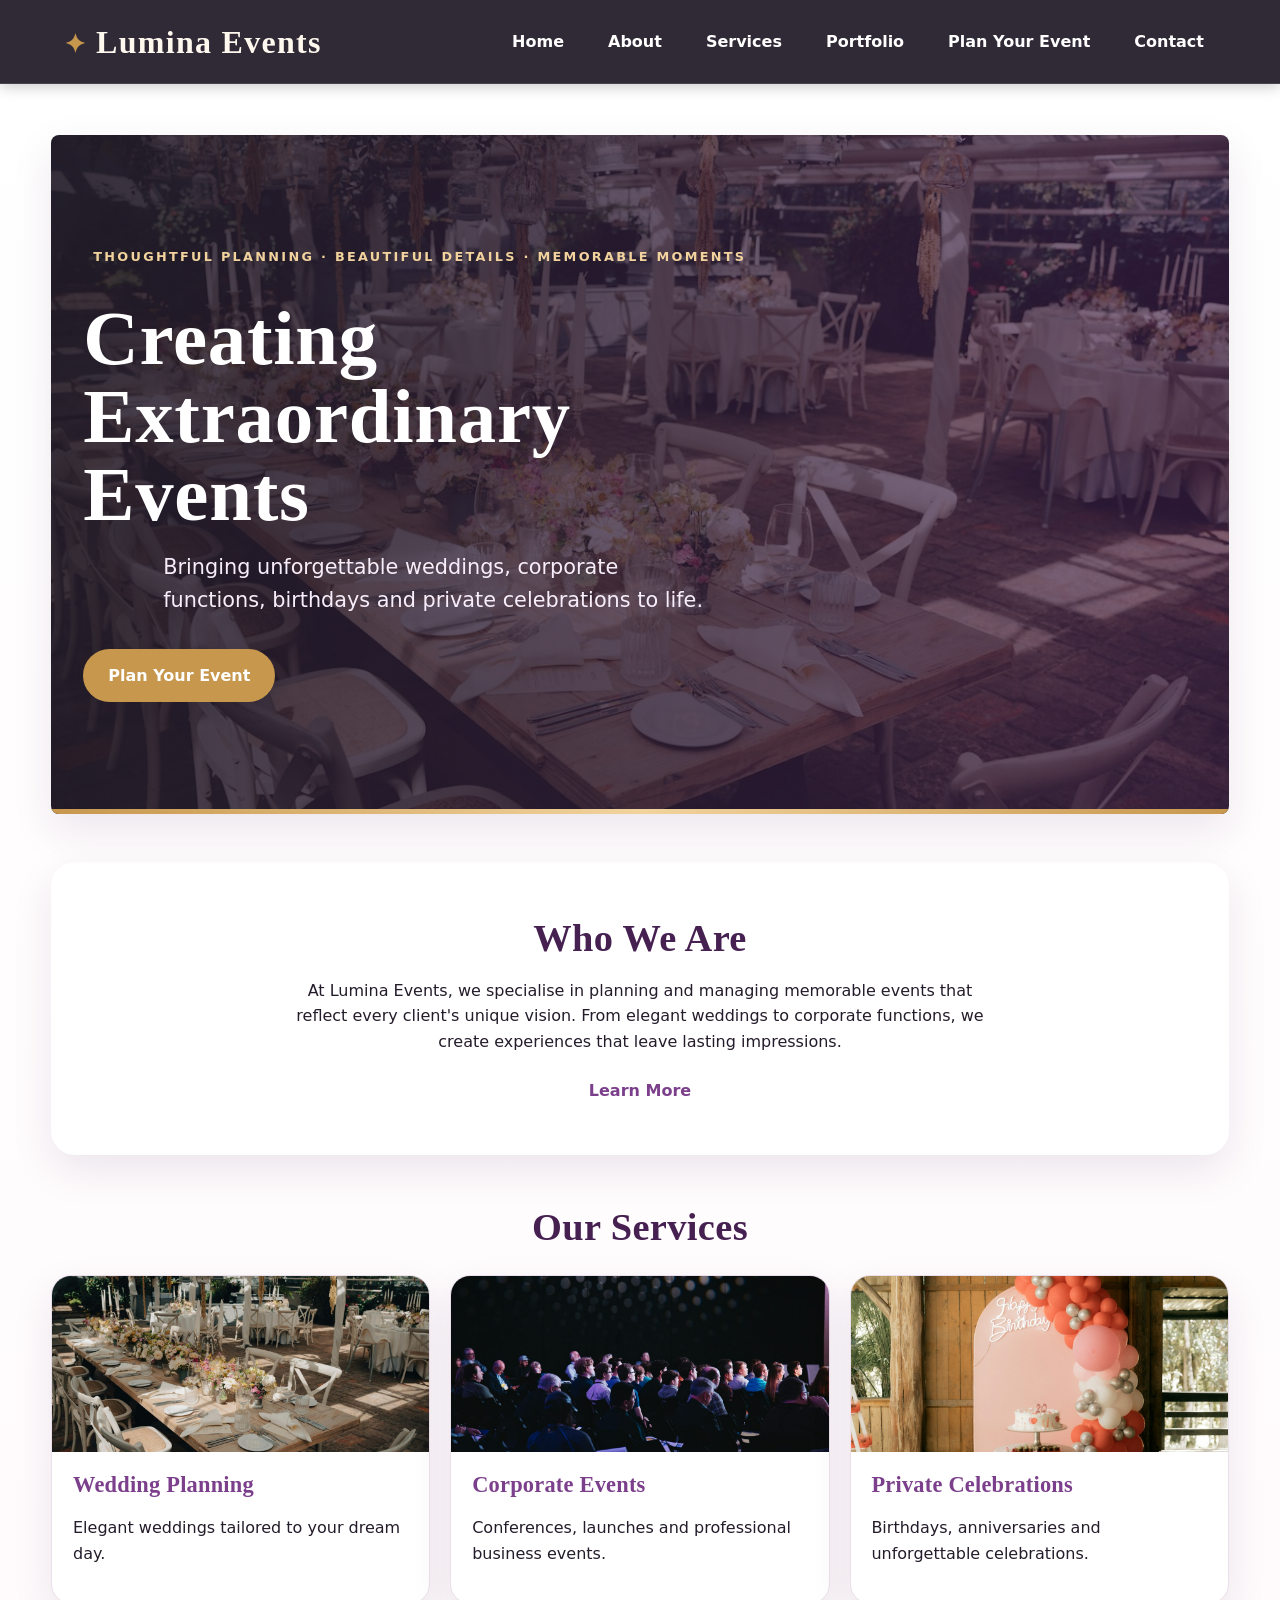
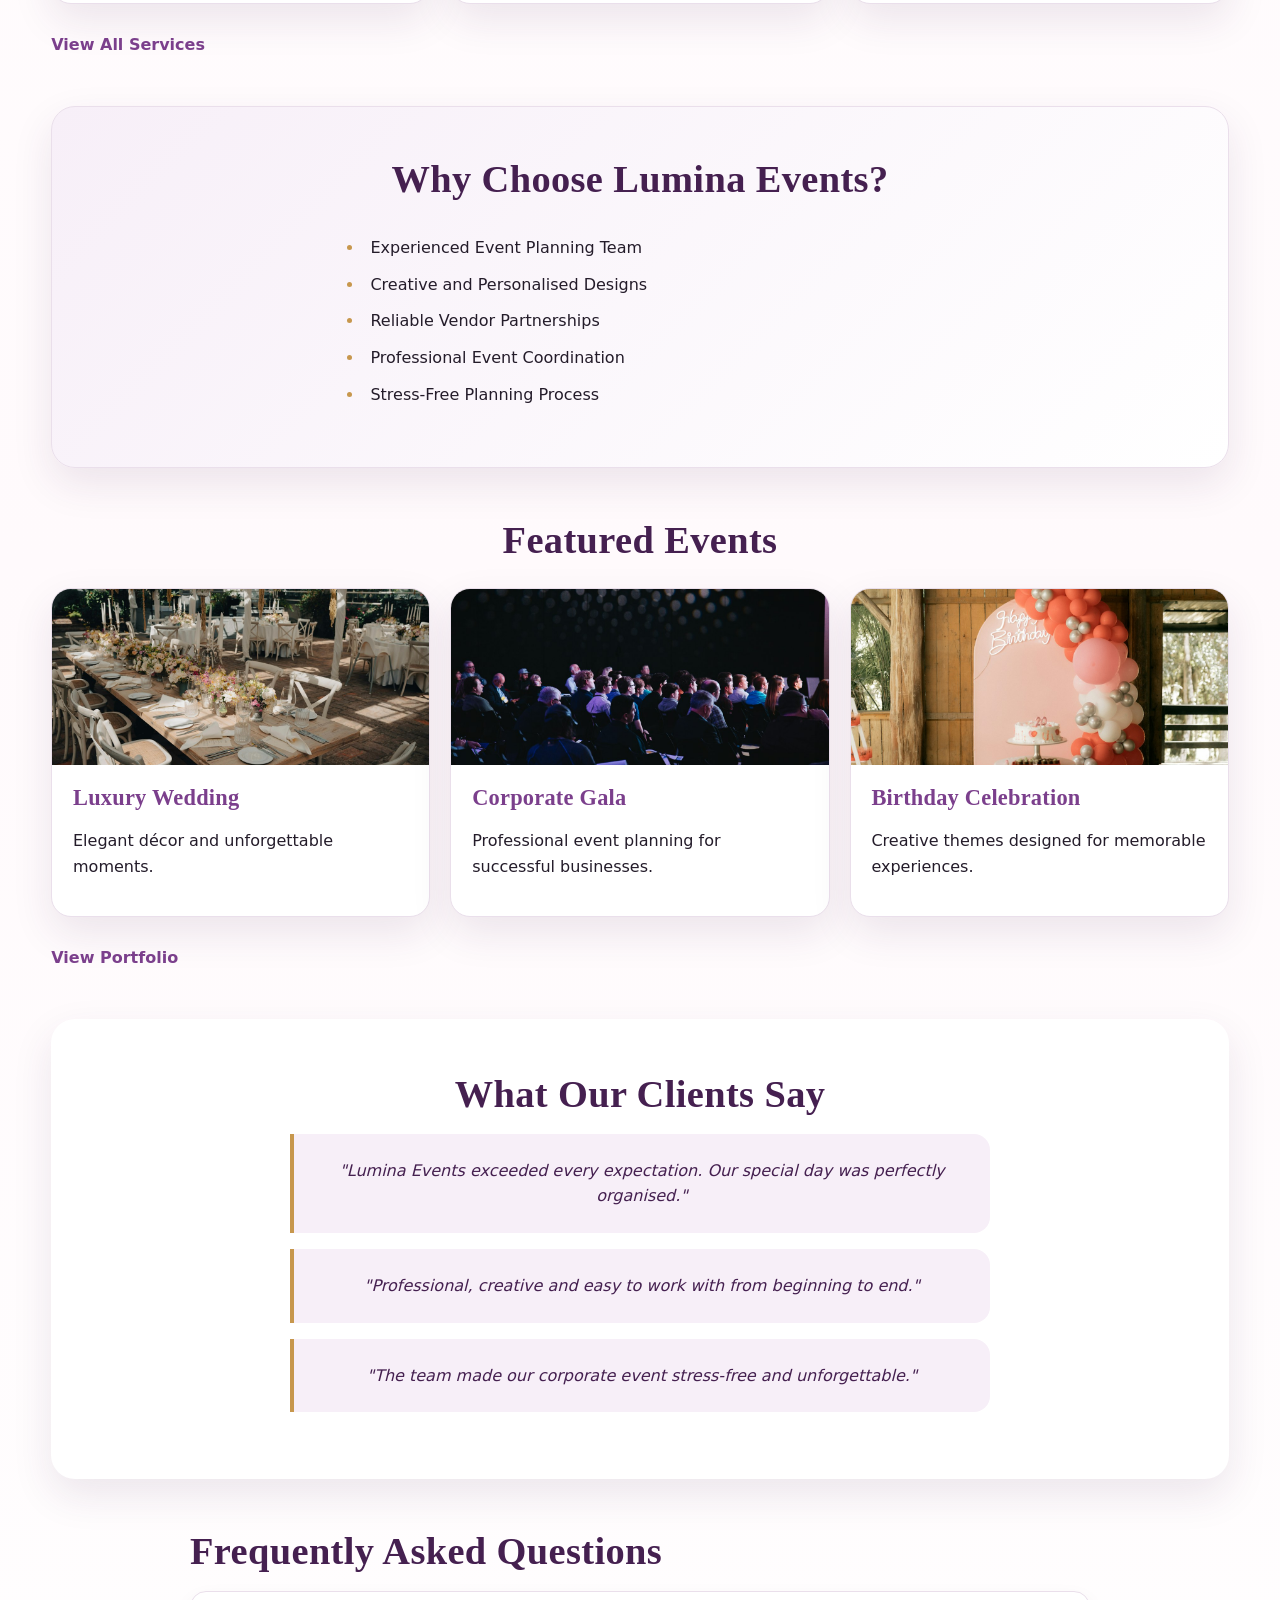
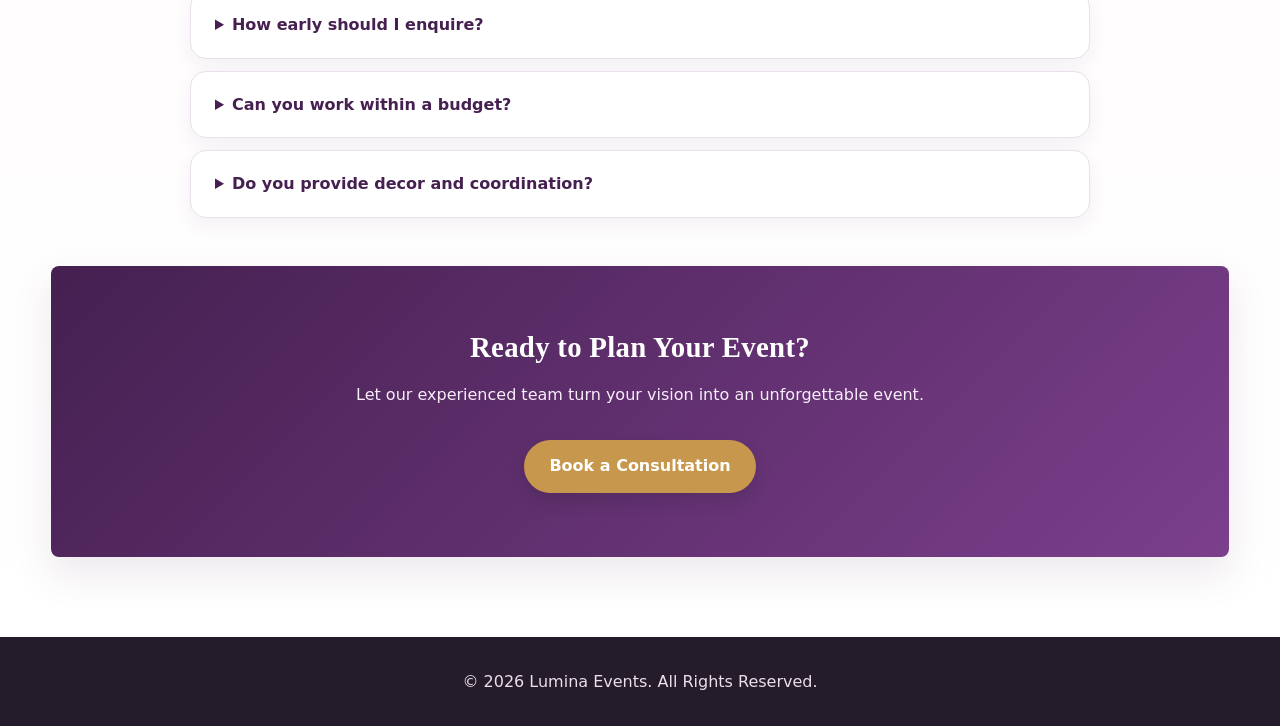
<file: index.html>
<!DOCTYPE html>
<html lang="en">

<head>

    <meta charset="UTF-8">
    <meta name="viewport" content="width=device-width, initial-scale=1.0">

    <title>Lumina Events | Creating Extraordinary Events</title>

    <meta name="description"
        content="Lumina Events is a premium event planning company specialising in weddings, corporate events, birthdays and private celebrations.">

    <meta name="keywords"
        content="Event Planning, Wedding Planner, Corporate Events, Birthday Parties, Event Management">
    <meta property="og:title" content="Lumina Events | Creating Extraordinary Events">
    <meta property="og:description" content="Professional planning and decor for weddings, corporate events, birthdays and private celebrations.">
    <meta property="og:type" content="website">

    <link rel="stylesheet" href="css/style.css">

</head>

<body>

    <!-- ================= HEADER ================= -->

    <header>

        <div class="logo">
            <h1>Lumina Events</h1>
        </div>

        <nav>

            <ul>

                <li><a href="index.html">Home</a></li>

                <li><a href="about.html">About</a></li>

                <li><a href="services.html">Services</a></li>

                <li><a href="gallery.html">Portfolio</a></li>

                <li><a href="enquiry.html">Plan Your Event</a></li>

                <li><a href="contact.html">Contact</a></li>

            </ul>

        </nav>

    </header>

    <!-- ================= MAIN ================= -->

    <main>

        <!-- Hero Section -->

        <section id="hero">
            <div class="hero-content">
            <p class="eyebrow">Thoughtful planning · Beautiful details · Memorable moments</p>
            <h2>Creating Extraordinary Events</h2>

            <p>
                Bringing unforgettable weddings, corporate functions,
                birthdays and private celebrations to life.
            </p>

            <a href="enquiry.html">Plan Your Event</a>
            </div>

        </section>

        <!-- About Preview -->

        <section id="about-preview">

            <h2>Who We Are</h2>

            <p>
                At Lumina Events, we specialise in planning and managing
                memorable events that reflect every client's unique vision.
                From elegant weddings to corporate functions, we create
                experiences that leave lasting impressions.
            </p>

            <a href="about.html">Learn More</a>

        </section>

        <!-- Services -->

        <section id="services-preview">

            <h2>Our Services</h2>

            <article>

                <img src="images/wedding-reception.jpg" alt="Elegant wedding reception table styling" width="1200" height="800" loading="lazy">

                <h3>Wedding Planning</h3>

                <p>
                    Elegant weddings tailored to your dream day.
                </p>

            </article>

            <article>

                <img src="images/corporate-conference.jpg" alt="Professional corporate conference setup" width="1200" height="800" loading="lazy">

                <h3>Corporate Events</h3>

                <p>
                    Conferences, launches and professional business events.
                </p>

            </article>

            <article>

                <img src="images/birthday-party.jpg" alt="Colourful birthday celebration decor" width="800" height="1200" loading="lazy">

                <h3>Private Celebrations</h3>

                <p>
                    Birthdays, anniversaries and unforgettable celebrations.
                </p>

            </article>

            <a href="services.html">View All Services</a>

        </section>

        <!-- Why Choose Us -->

        <section id="why-us">

            <h2>Why Choose Lumina Events?</h2>

            <ul>

                <li>Experienced Event Planning Team</li>

                <li>Creative and Personalised Designs</li>

                <li>Reliable Vendor Partnerships</li>

                <li>Professional Event Coordination</li>

                <li>Stress-Free Planning Process</li>

            </ul>

        </section>

        <!-- Portfolio Preview -->

        <section id="portfolio-preview">

            <h2>Featured Events</h2>

            <article>

                <img src="images/wedding-reception.jpg" alt="Luxury wedding reception example" width="1200" height="800" loading="lazy">

                <h3>Luxury Wedding</h3>

                <p>
                    Elegant décor and unforgettable moments.
                </p>

            </article>

            <article>

                <img src="images/corporate-conference.jpg" alt="Corporate gala example" width="1200" height="800" loading="lazy">

                <h3>Corporate Gala</h3>

                <p>
                    Professional event planning for successful businesses.
                </p>

            </article>

            <article>

                <img src="images/birthday-party.jpg" alt="Birthday celebration example" width="800" height="1200" loading="lazy">

                <h3>Birthday Celebration</h3>

                <p>
                    Creative themes designed for memorable experiences.
                </p>

            </article>

            <a href="gallery.html">View Portfolio</a>

        </section>

        <!-- Testimonials -->

        <section id="testimonials">

            <h2>What Our Clients Say</h2>

            <blockquote>
                "Lumina Events exceeded every expectation. Our special day was perfectly organised."
            </blockquote>

            <blockquote>
                "Professional, creative and easy to work with from beginning to end."
            </blockquote>

            <blockquote>
                "The team made our corporate event stress-free and unforgettable."
            </blockquote>

        </section>

        <section id="faq" aria-labelledby="faq-heading">
            <h2 id="faq-heading">Frequently Asked Questions</h2>
            <details><summary>How early should I enquire?</summary><p>We recommend enquiring as soon as your date is known, especially for weddings and year-end corporate events.</p></details>
            <details><summary>Can you work within a budget?</summary><p>Yes. Share your preferred budget in your enquiry and we will suggest a practical event plan.</p></details>
            <details><summary>Do you provide decor and coordination?</summary><p>Our services can include planning, decor, vendor coordination and event-day support.</p></details>
        </section>

        <!-- Call To Action -->

        <section id="cta">

            <h2>Ready to Plan Your Event?</h2>

            <p>
                Let our experienced team turn your vision into an unforgettable event.
            </p>

            <a href="enquiry.html">Book a Consultation</a>

        </section>

    </main>

    <!-- ================= FOOTER ================= -->

    <footer>

        <p>&copy; 2026 Lumina Events. All Rights Reserved.</p>

    </footer>

    <script src="js/script.js"></script>

</body>

</html>
</file>
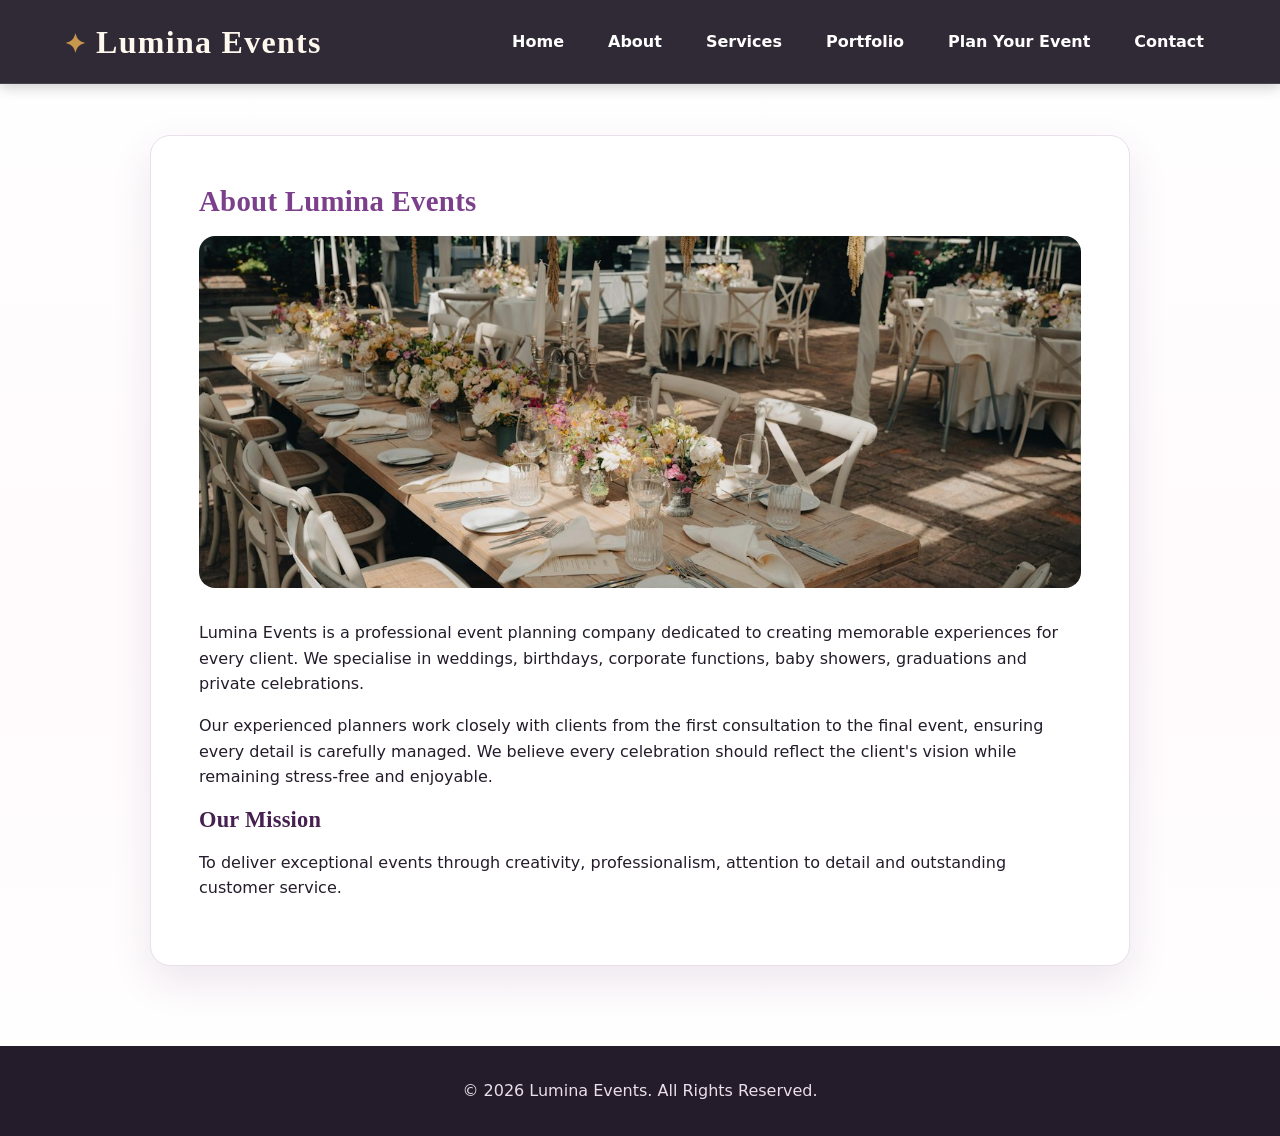
<file: about.html>
<!DOCTYPE html>
<html lang="en">

<head>
    <meta charset="UTF-8">
    <meta name="viewport" content="width=device-width, initial-scale=1.0">
    <title>About | Lumina Events</title>
    <meta name="description" content="Learn about Lumina Events, a South African event planning and decor company creating memorable celebrations.">
    <meta name="keywords" content="about Lumina Events, event planning company, event decor South Africa">
    <link rel="stylesheet" href="css/style.css">
</head>

<body class="about-page">

    <!-- ================= HEADER ================= -->

    <header>

        <div class="logo">
            <h1>Lumina Events</h1>
        </div>

        <nav>
            <ul>
                <li><a href="index.html">Home</a></li>
                <li><a href="about.html">About</a></li>
                <li><a href="services.html">Services</a></li>
                <li><a href="gallery.html">Portfolio</a></li>
            <li><a href="enquiry.html">Plan Your Event</a></li>
                <li><a href="contact.html">Contact</a></li>
            </ul>
        </nav>

    </header>

    <!-- ================= MAIN ================= -->

    <main>

        <section>

            <h2>About Lumina Events</h2>

            <img class="about-image" src="images/wedding-reception.jpg" alt="Elegant event table styling with flowers and candlelight" width="1200" height="800">

            <p>
                Lumina Events is a professional event planning company dedicated to
                creating memorable experiences for every client. We specialise in
                weddings, birthdays, corporate functions, baby showers,
                graduations and private celebrations.
            </p>

            <p>
                Our experienced planners work closely with clients from the first
                consultation to the final event, ensuring every detail is carefully
                managed. We believe every celebration should reflect the client's
                vision while remaining stress-free and enjoyable.
            </p>

            <h3>Our Mission</h3>

            <p>
                To deliver exceptional events through creativity, professionalism,
                attention to detail and outstanding customer service.
            </p>

        </section>

    </main>

    <!-- ================= FOOTER ================= -->

    <footer>

        <p>&copy; 2026 Lumina Events. All Rights Reserved.</p>

    </footer>

    <script src="js/script.js"></script>

</body>

</html>
</file>
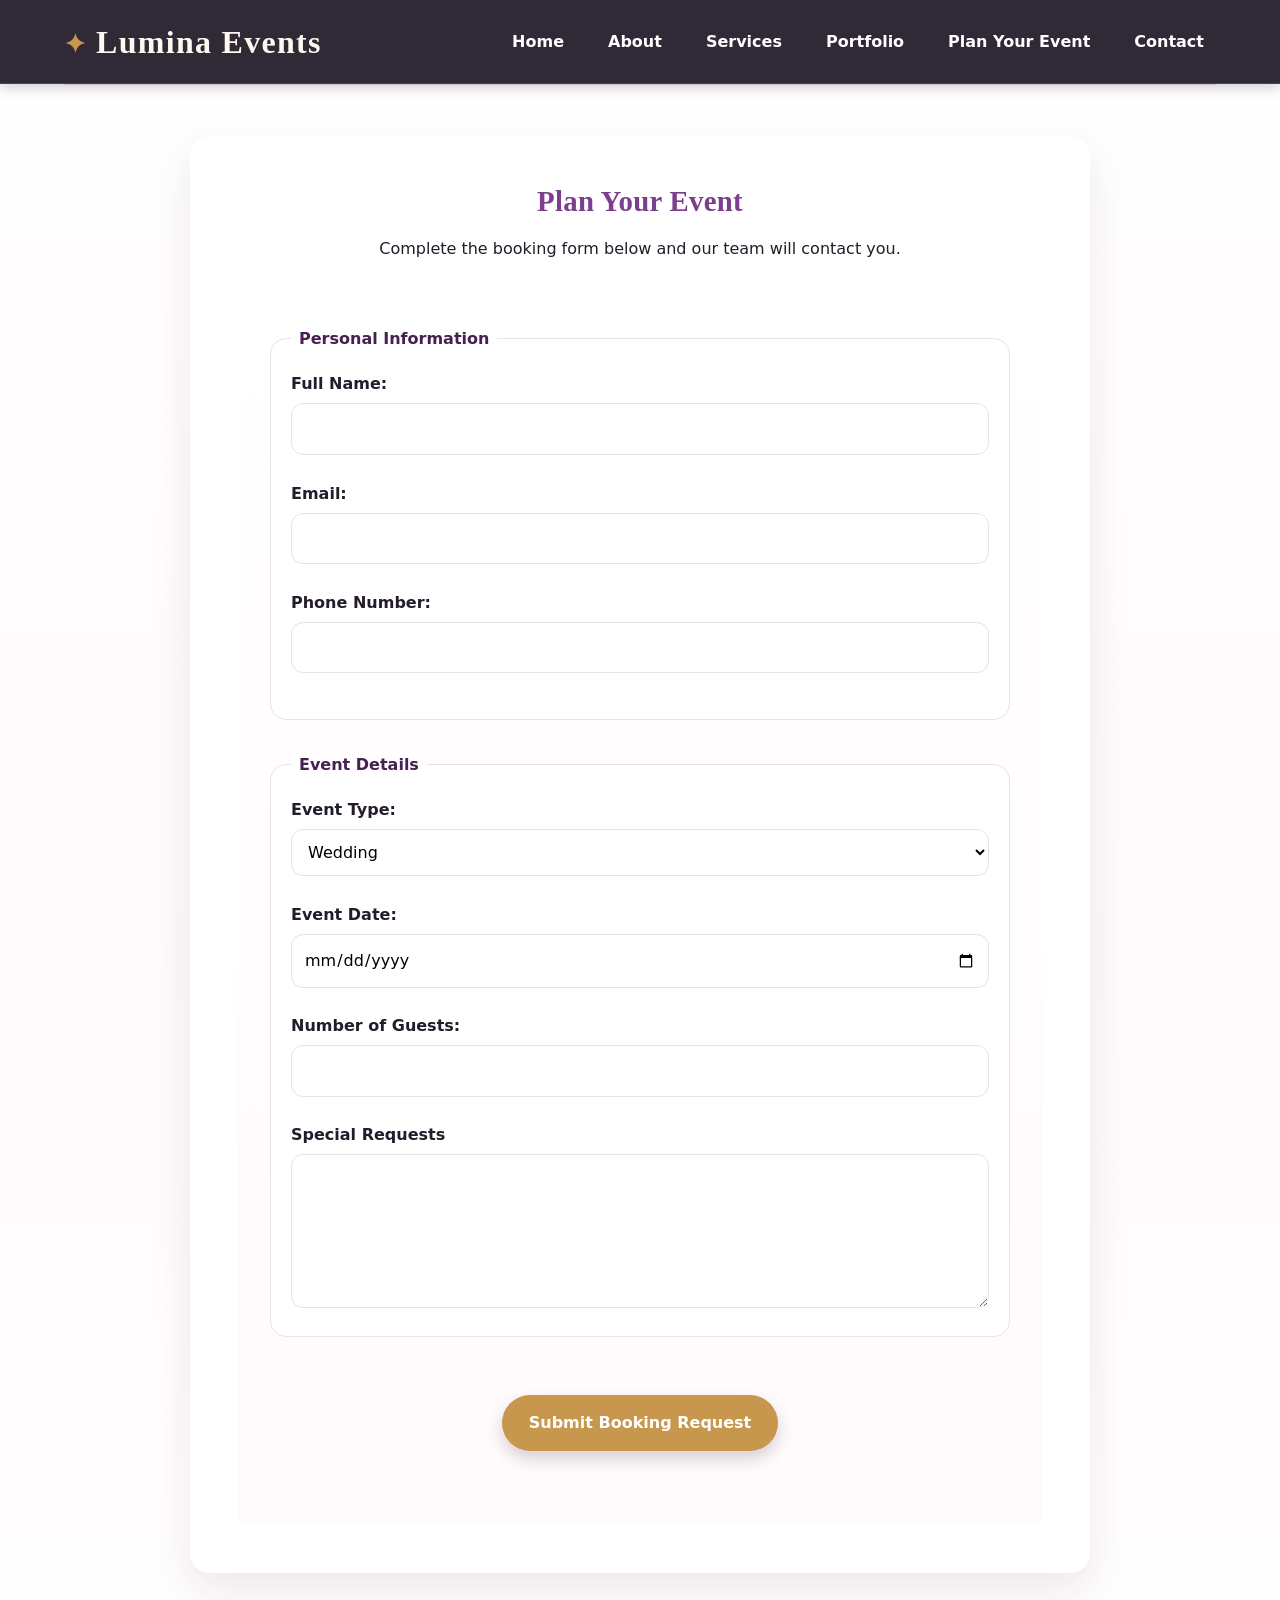
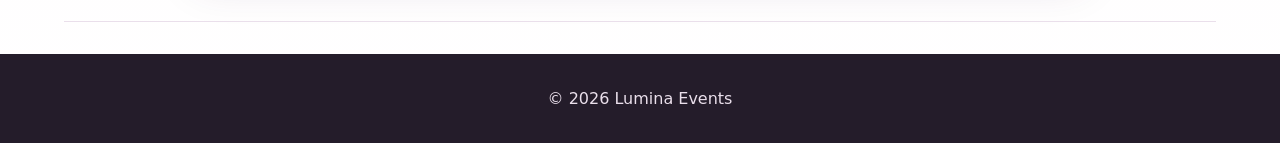
<file: booking.html>
<!DOCTYPE html>
<html lang="en">

<head>
    <meta charset="UTF-8">
    <meta name="viewport" content="width=device-width, initial-scale=1.0">
    <title>Plan Your Event | Lumina Events</title>
    <meta name="description" content="Plan your wedding, birthday, corporate event or private celebration with a Lumina Events enquiry.">
    <meta name="keywords" content="event enquiry, wedding planning, birthday events, corporate event planning">
    <link rel="stylesheet" href="css/style.css">
</head>

<body class="booking-page">

<header>

    <h1>Lumina Events</h1>

    <nav>
        <ul>
            <li><a href="index.html">Home</a></li>
            <li><a href="about.html">About</a></li>
            <li><a href="services.html">Services</a></li>
            <li><a href="gallery.html">Portfolio</a></li>
            <li><a href="booking.html">Plan Your Event</a></li>
            <li><a href="contact.html">Contact</a></li>
        </ul>
    </nav>

</header>

<hr>

<main>

    <section>

        <h2>Plan Your Event</h2>

        <p>
            Complete the booking form below and our team will contact you.
        </p>

        <form id="booking-form">

            <fieldset>

                <legend>Personal Information</legend>

                <label for="fullname">Full Name:</label><br>
                <input type="text" id="fullname" name="fullname" autocomplete="name" required><br><br>

                <label for="email">Email:</label><br>
                <input type="email" id="email" name="email" autocomplete="email" required><br><br>

                <label for="phone">Phone Number:</label><br>
                <input type="tel" id="phone" name="phone" autocomplete="tel"><br><br>

            </fieldset>

            <fieldset>

                <legend>Event Details</legend>

                <label for="event">Event Type:</label><br>

                <select id="event" name="event">

                    <option>Wedding</option>
                    <option>Birthday</option>
                    <option>Corporate Event</option>
                    <option>Baby Shower</option>
                    <option>Graduation</option>

                </select>

                <br><br>

                <label for="date">Event Date:</label><br>

                <input type="date" id="date" name="date">

                <br><br>

                <label for="guests">Number of Guests:</label><br>

                <input type="number" id="guests" name="guests">

                <br><br>

                <label for="message">Special Requests</label><br>

                <textarea id="message" name="message" rows="5" cols="40"></textarea>

            </fieldset>

            <br>

            <button type="submit">Submit Booking Request</button>
            <p id="form-status" class="form-status" role="status" aria-live="polite"></p>

        </form>

    </section>

</main>

<hr>

<footer>

    <p>&copy; 2026 Lumina Events</p>

</footer>

<script src="js/script.js"></script>

</body>

</html>
</file>
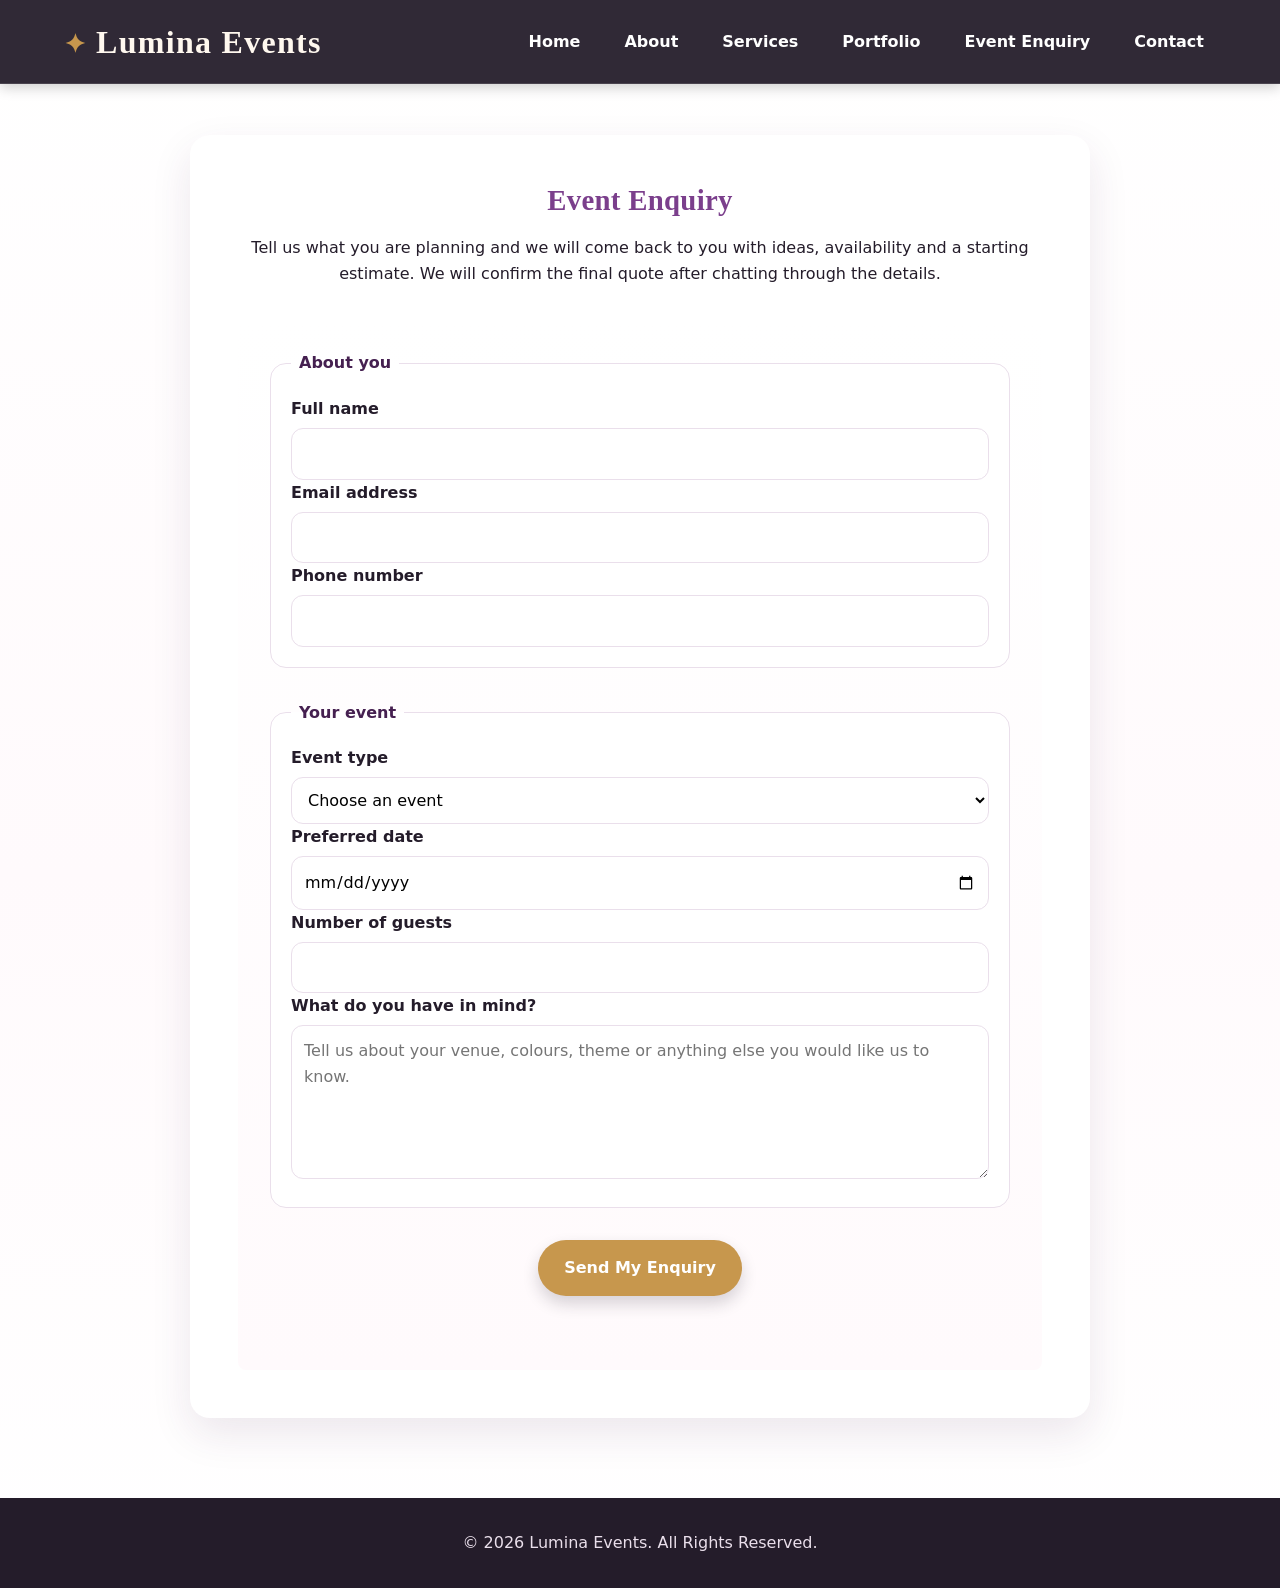
<file: enquiry.html>
<!DOCTYPE html>
<html lang="en">
<head>
    <meta charset="UTF-8">
    <meta name="viewport" content="width=device-width, initial-scale=1.0">
    <title>Event Enquiry | Lumina Events</title>
    <meta name="description" content="Send Lumina Events an enquiry for wedding, birthday, corporate and private event planning.">
    <meta name="keywords" content="event enquiry, wedding quote, birthday quote, corporate event enquiry">
    <link rel="stylesheet" href="css/style.css">
</head>
<body class="booking-page">
<header>
    <h1>Lumina Events</h1>
    <nav><ul>
        <li><a href="index.html">Home</a></li><li><a href="about.html">About</a></li>
        <li><a href="services.html">Services</a></li><li><a href="gallery.html">Portfolio</a></li>
        <li><a href="enquiry.html" aria-current="page">Event Enquiry</a></li><li><a href="contact.html">Contact</a></li>
    </ul></nav>
</header>
<main>
    <section>
        <h2>Event Enquiry</h2>
        <p>Tell us what you are planning and we will come back to you with ideas, availability and a starting estimate. We will confirm the final quote after chatting through the details.</p>
        <form id="enquiry-form" action="mailto:st10520864@myemeris.edu.za" method="post" enctype="text/plain">
            <fieldset><legend>About you</legend>
                <label for="enquiry-name">Full name</label><input id="enquiry-name" name="name" type="text" autocomplete="name" required>
                <label for="enquiry-email">Email address</label><input id="enquiry-email" name="email" type="email" autocomplete="email" required>
                <label for="enquiry-phone">Phone number</label><input id="enquiry-phone" name="phone" type="tel" autocomplete="tel" required>
            </fieldset>
            <fieldset><legend>Your event</legend>
                <label for="enquiry-event">Event type</label>
                <select id="enquiry-event" name="event" required><option value="">Choose an event</option><option>Wedding</option><option>Birthday</option><option>Corporate Event</option><option>Baby Shower</option><option>Graduation</option></select>
                <label for="enquiry-date">Preferred date</label><input id="enquiry-date" name="date" type="date" required>
                <label for="enquiry-guests">Number of guests</label><input id="enquiry-guests" name="guests" type="number" min="1" max="5000" required>
                <label for="enquiry-message">What do you have in mind?</label><textarea id="enquiry-message" name="message" rows="5" placeholder="Tell us about your venue, colours, theme or anything else you would like us to know." required></textarea>
            </fieldset>
            <button type="submit">Send My Enquiry</button>
            <p id="enquiry-status" class="form-status" role="status" aria-live="polite"></p>
        </form>
    </section>
</main>
<footer><p>&copy; 2026 Lumina Events. All Rights Reserved.</p></footer>
<script src="js/script.js"></script>
</body>
</html>
</file>
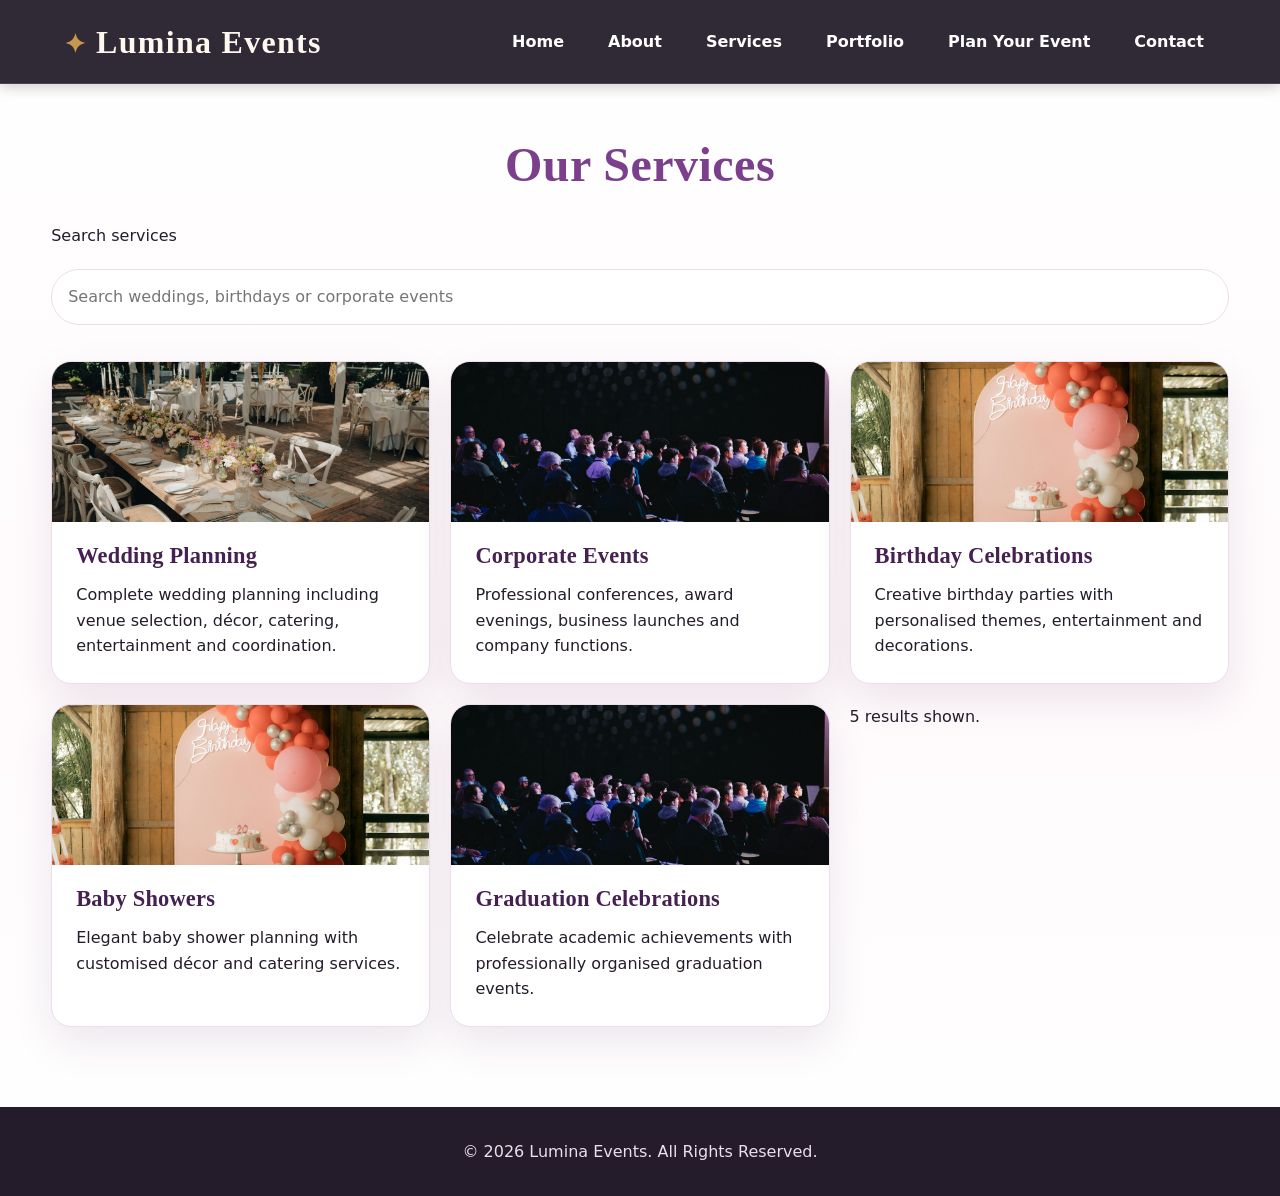
<file: services.html>
<!DOCTYPE html>
<html lang="en">

<head>
    <meta charset="UTF-8">
    <meta name="viewport" content="width=device-width, initial-scale=1.0">
    <title>Services | Lumina Events</title>
    <meta name="description" content="Explore Lumina Events event planning, decor and celebration services for private and corporate clients.">
    <meta name="keywords" content="event planning services, wedding decor, birthday planning, corporate functions">
    <link rel="stylesheet" href="css/style.css">
</head>

<body class="services-page">

    <!-- ================= HEADER ================= -->

    <header>

        <div class="logo">
            <h1>Lumina Events</h1>
        </div>

        <nav>
            <ul>
                <li><a href="index.html">Home</a></li>
                <li><a href="about.html">About</a></li>
                <li><a href="services.html">Services</a></li>
                <li><a href="gallery.html">Portfolio</a></li>
                <li><a href="enquiry.html">Plan Your Event</a></li>
                <li><a href="contact.html">Contact</a></li>
            </ul>
        </nav>

    </header>

    <!-- ================= MAIN ================= -->

    <main>

        <h2>Our Services</h2>

        <label for="service-search">Search services</label>
        <input type="search" id="service-search" placeholder="Search weddings, birthdays or corporate events">

        <section data-service-card="wedding planning venue decor catering entertainment coordination">
            <img class="service-image" src="images/wedding-reception.jpg" alt="Wedding reception styling" width="1200" height="800" loading="lazy">
            <h3>Wedding Planning</h3>
            <p>Complete wedding planning including venue selection, décor, catering, entertainment and coordination.</p>
        </section>

        <section data-service-card="corporate events conferences awards business launches functions">
            <img class="service-image" src="images/corporate-conference.jpg" alt="Corporate conference setup" width="1200" height="800" loading="lazy">
            <h3>Corporate Events</h3>
            <p>Professional conferences, award evenings, business launches and company functions.</p>
        </section>

        <section data-service-card="birthday celebrations parties themes entertainment decorations">
            <img class="service-image" src="images/birthday-party.jpg" alt="Birthday party decoration" width="800" height="1200" loading="lazy">
            <h3>Birthday Celebrations</h3>
            <p>Creative birthday parties with personalised themes, entertainment and decorations.</p>
        </section>

        <section data-service-card="baby showers planning decor catering">
            <img class="service-image" src="images/birthday-party.jpg" alt="Celebration table styling" width="800" height="1200" loading="lazy">
            <h3>Baby Showers</h3>
            <p>Elegant baby shower planning with customised décor and catering services.</p>
        </section>

        <section data-service-card="graduation celebrations academic achievements events">
            <img class="service-image" src="images/corporate-conference.jpg" alt="Formal event venue setup" width="1200" height="800" loading="lazy">
            <h3>Graduation Celebrations</h3>
            <p>Celebrate academic achievements with professionally organised graduation events.</p>
        </section>

    </main>

    <!-- ================= FOOTER ================= -->

    <footer>

        <p>&copy; 2026 Lumina Events. All Rights Reserved.</p>

    </footer>

    <script src="js/script.js"></script>

</body>

</html>
</file>
<file: css/style.css>
/* =========================================
   GLOBAL STYLES
   Lumina Events
   ========================================= */

:root {
    --purple: #6a1b9a;
    --purple-dark: #4a126d;
    --purple-soft: #f3eaf7;
    --ink: #222222;
    --muted: #666666;
    --surface: #f7f7f7;
    --border: #dddddd;
}
* {
    box-sizing: border-box;
    margin: 0;
    padding: 0;
}

html { scroll-behavior: smooth; }

body {
    min-height: 100vh;
    margin: 0;
    display: flex;
    flex-direction: column;
    font-family: Arial, Helvetica, sans-serif;
    font-size: 1rem;
    background-color: #ffffff;
    color: var(--ink);
    line-height: 1.6;
    overflow-x: hidden;
}

h1, h2, h3, h4, h5, h6 {
    margin: 0 0 1rem;
    line-height: 1.25;
    font-weight: 700;
    letter-spacing: 0.01em;
}
h1 { font-size: 2rem; }
h2 { font-size: 1.8rem; }
h3 { font-size: 1.4rem; }
h4 { font-size: 1.2rem; }
h5 { font-size: 1.1rem; }
h6 { font-size: 1rem; }
h1, h2, h3, h4, h5, h6, p { overflow-wrap: anywhere; }
p { margin: 0 0 1rem; }
ul, ol { margin: 0 0 1rem; padding-left: 1.5rem; }
button, input, select, textarea { font: inherit; }

a { color: var(--purple); text-decoration: none; }
a:hover, a:focus, a:focus-visible { text-decoration: underline; }
a:active { color: var(--purple-dark); }

img {
    max-width: 100%;
    height: auto;
    display: block;
}

.map {
    width: 100%;
    min-height: 20rem;
    border: 0;
    border-radius: 8px;
}

main {
    width: min(90%, 1200px);
    min-width: 0;
    margin: 0 auto;
    padding: 2rem 0 3rem;
    flex: 1;
}

header {
    display: flex;
    justify-content: space-between;
    align-items: center;
    gap: 2rem;
    padding: 1.25rem 5%;
    background-color: var(--ink);
    color: #ffffff;
    box-shadow: 0 0.25rem 0.75rem rgb(0 0 0 / 18%);
}

header h1 {
    margin: 0;
    font-size: 1.8rem;
    white-space: nowrap;
}

nav ul {
    display: flex;
    flex-wrap: wrap;
    justify-content: flex-end;
    gap: 0.65rem 1.25rem;
    margin: 0;
    padding: 0;
    list-style: none;
}

nav a { color: #ffffff; font-weight: bold; }
nav a:hover, nav a:focus, nav a:focus-visible {
    color: #d7a9eb;
    text-decoration: none;
}
nav a:active { color: #f0cfff; }

hr {
    width: 90%;
    margin: 0 auto;
    border: 0;
    border-top: 1px solid var(--border);
}

footer {
    padding: 1.25rem 5%;
    background-color: var(--ink);
    color: #ffffff;
    text-align: center;
}

footer p { margin: 0; }

/* =========================================
   HOMEPAGE
   ========================================= */

#hero, #cta {
    border-radius: 8px;
    background-color: var(--purple-soft);
    text-align: center;
}

#hero {
    margin-bottom: 3rem;
    padding: 5rem 2rem;
}

#hero h2 { margin-bottom: 1rem; font-size: 2.5rem; }

#hero p, #about-preview p {
    max-width: 700px;
    margin-right: auto;
    margin-left: auto;
}

#hero p { margin-bottom: 2rem; }

#hero a, #cta a {
    display: inline-block;
    padding: 0.8rem 1.5rem;
    border-radius: 5px;
    background-color: var(--purple);
    color: #ffffff;
    font-weight: bold;
}

#hero a:hover, #cta a:hover, form button:hover {
    background-color: var(--purple-dark);
    text-decoration: none;
}

#about-preview, #services-preview, #why-us, #portfolio-preview, #testimonials {
    margin-bottom: 3rem;
}

#about-preview, #testimonials { text-align: center; }

#services-preview > h2, #portfolio-preview > h2, #why-us h2 {
    text-align: center;
    margin-bottom: 2rem;
}

#services-preview article, #portfolio-preview article {
    display: inline-block;
    width: 30%;
    margin: 1%;
    padding: 1.5rem;
    vertical-align: top;
    border: 1px solid var(--border);
    border-radius: 8px;
    background-color: var(--surface);
    box-shadow: 0 0.35rem 1rem rgb(34 34 34 / 8%);
}

#services-preview article h3, #portfolio-preview article h3 { color: var(--purple); }

#why-us {
    padding: 2rem;
    border-radius: 8px;
    background-color: var(--surface);
}

#why-us ul { max-width: 600px; margin: 0 auto; }

#testimonials blockquote {
    max-width: 700px;
    margin: 1rem auto;
    padding: 1.5rem;
    border-left: 4px solid var(--purple);
    background-color: var(--surface);
}

#cta { padding: 3rem 2rem; }
#cta p { margin-bottom: 2rem; }

#faq { max-width: 900px; margin: 0 auto 3rem; }
#faq details { margin: 0.75rem 0; padding: 1rem 1.25rem; border: 1px solid var(--border); border-radius: 8px; background: var(--surface); transition: background-color 180ms ease, transform 180ms ease; }
#faq details[open] { background: var(--purple-soft); transform: translateY(-1px); }
#faq summary { cursor: pointer; color: var(--purple-dark); font-weight: 700; }
#faq summary:focus-visible { outline: 3px solid #d7a9eb; outline-offset: 4px; }

/* =========================================
   ABOUT PAGE
   ========================================= */

.about-page main > section {
    max-width: 900px;
    margin: 0 auto;
    padding: 2rem;
    border: 1px solid var(--border);
    border-radius: 8px;
    background-color: var(--surface);
}

.about-page main h2, .contact-page main h2, .booking-page main h2,
.portfolio-page main h2, .services-page main > h2 { color: var(--purple); }

.about-page main h3 { color: var(--purple-dark); }

/* =========================================
   SERVICES PAGE
   ========================================= */

.services-page main {
    display: grid;
    grid-template-columns: repeat(3, 1fr);
    gap: 1.5rem;
}

.services-page main > h2 {
    grid-column: 1 / -1;
    margin-bottom: 0.5rem;
    text-align: center;
}

.services-page main > section {
    padding: 1.5rem;
    border: 1px solid var(--border);
    border-radius: 8px;
    background-color: var(--surface);
    box-shadow: 0 0.35rem 1rem rgb(34 34 34 / 8%);
}

.services-page main > section h3 {
    margin-bottom: 0.75rem;
    color: var(--purple);
}

.services-page main > section p { margin-bottom: 0; }

/* =========================================
   PORTFOLIO PAGE
   ========================================= */

.portfolio-page main > section {
    display: grid;
    grid-template-columns: repeat(3, 1fr);
    gap: 1.5rem;
}

.portfolio-page main > section > h2 {
    grid-column: 1 / -1;
    text-align: center;
}

.portfolio-page figure {
    margin: 0;
    padding: 1rem;
    border: 1px solid var(--border);
    border-radius: 8px;
    background-color: var(--surface);
    box-shadow: 0 0.35rem 1rem rgb(34 34 34 / 8%);
}

.gallery-item {
    display: block;
    width: 100%;
    padding: 0;
    border: 0;
    background: transparent;
    cursor: zoom-in;
}

.gallery-item:focus-visible {
    outline: 3px solid var(--purple);
    outline-offset: 4px;
}
.gallery-item:hover img { transform: scale(1.02); }
.gallery-item:active img { transform: scale(0.99); }

.portfolio-page figure img {
    width: 100%;
    aspect-ratio: 4 / 3;
    object-fit: cover;
    border-radius: 5px;
    background-color: #eeeeee;
}

.portfolio-page figcaption {
    padding-top: 0.75rem;
    text-align: center;
    font-weight: bold;
    color: var(--purple);
}

/* =========================================
   BOOKING PAGE
   ========================================= */

.booking-page main > section {
    max-width: 800px;
    margin: 0 auto;
}

.booking-page main > section > h2, .booking-page main > section > p {
    text-align: center;
}

.booking-page main > section > p { margin-bottom: 2rem; }

form {
    padding: 2rem;
    border: 1px solid var(--border);
    border-radius: 8px;
    background-color: var(--surface);
    box-shadow: 0 0.35rem 1rem rgb(34 34 34 / 8%);
}

fieldset {
    margin: 0 0 2rem;
    padding: 1.5rem;
    border: 1px solid #cccccc;
    border-radius: 6px;
    background-color: #ffffff;
}

legend {
    padding: 0 0.5rem;
    color: var(--purple);
    font-weight: bold;
}

form label { font-weight: bold; }

form input, form select, form textarea {
    width: 100%;
    margin-top: 0.4rem;
    padding: 0.75rem;
    border: 1px solid #cccccc;
    border-radius: 5px;
    font: inherit;
}

form input:focus, form select:focus, form textarea:focus {
    border-color: var(--purple);
    outline: 3px solid rgb(106 27 154 / 22%);
    outline-offset: 1px;
}

form textarea { resize: vertical; }

form button {
    display: block;
    margin: 0 auto;
    padding: 0.8rem 1.5rem;
    border: 0;
    border-radius: 5px;
    background-color: var(--purple);
    color: #ffffff;
    font-weight: bold;
    cursor: pointer;
}

form button:focus, form button:focus-visible {
    outline: 3px solid #d7a9eb;
    outline-offset: 3px;
}
form button:active { transform: translateY(1px); }

.form-status {
    min-height: 1.6em;
    margin: 1rem 0 0;
    text-align: center;
    font-weight: bold;
}

.form-status.success { color: #146c43; }
.form-status.error { color: #a61b1b; }

.lightbox {
    position: fixed;
    inset: 0;
    z-index: 10;
    display: grid;
    place-items: center;
    padding: 1rem;
    background: rgb(0 0 0 / 80%);
}

.lightbox[hidden] { display: none; }

.lightbox-content {
    position: relative;
    width: min(92vw, 720px);
    padding: 1rem;
    border-radius: 8px;
    background: #ffffff;
    box-shadow: 0 0.5rem 2rem rgb(0 0 0 / 30%);
}

.lightbox img { width: 100%; }

.lightbox-title {
    margin: 0.75rem 0 0;
    color: var(--purple);
    text-align: center;
    font-weight: bold;
}

.lightbox-close {
    position: absolute;
    top: 0.5rem;
    right: 0.75rem;
    border: 0;
    background: transparent;
    color: var(--ink);
    font-size: 1.75rem;
    line-height: 1;
    cursor: pointer;
}

/* =========================================
   CONTACT PAGE
   ========================================= */

.contact-page main {
    display: grid;
    grid-template-columns: repeat(2, 1fr);
    gap: 1.5rem;
}

.contact-page main > section {
    padding: 2rem;
    border: 1px solid var(--border);
    border-radius: 8px;
    background-color: var(--surface);
}

.contact-page main ul { padding-left: 1.25rem; }

/* =========================================
   RESPONSIVE LAYOUT
   ========================================= */

@media (max-width: 64rem) {
    header {
        flex-direction: column;
        align-items: flex-start;
    }

    nav ul { justify-content: flex-start; }

    .services-page main, .portfolio-page main > section {
        grid-template-columns: repeat(2, 1fr);
    }

    #services-preview article, #portfolio-preview article { width: 46%; }
}

@media (max-width: 48rem) {
    header { padding: 1rem 5%; }
    header h1 { font-size: 1.6rem; }
    nav ul {
        display: grid;
        grid-template-columns: repeat(2, 1fr);
        gap: 0.5rem 1rem;
    }

    main { width: min(92%, 1200px); padding-top: 1.5rem; }
    #hero { padding: 3rem 1.25rem; }
    #hero h2 { font-size: 2rem; }

    #services-preview article, #portfolio-preview article,
    .services-page main, .portfolio-page main > section,
    .contact-page main { display: block; }

    #services-preview article, #portfolio-preview article,
    .services-page main > section, .portfolio-page figure,
    .contact-page main > section {
        width: 100%;
        margin: 0 0 1rem;
    }

    .about-page main > section, .booking-page form,
    .contact-page main > section { padding: 1.25rem; }

    fieldset { padding: 1rem; }
}

@media (max-width: 30rem) {
    body { font-size: 0.95rem; }
    h1 { font-size: 1.75rem; }
    h2 { font-size: 1.55rem; }
    h3 { font-size: 1.25rem; }
    #hero h2 { font-size: 1.8rem; }
    nav ul { width: 100%; }
    nav a { display: block; padding: 0.25rem 0; }
    main { width: min(94%, 1200px); }
    nav, main, main > section, #hero, #cta { width: 100%; max-width: 100%; }
    #hero h2, #hero p { max-width: 100%; }
}

/* =========================================
   LUMINA VISUAL POLISH
   ========================================= */
:root {
    --purple: #7b3f8c;
    --purple-dark: #452050;
    --purple-soft: #f7eff8;
    --ink: #241c2a;
    --muted: #6f6574;
    --surface: #fffdfb;
    --border: #eadfeb;
    --gold: #c7974d;
    --shadow: 0 1rem 2.5rem rgb(69 32 80 / 10%);
}

body {
    background: linear-gradient(180deg, #fff 0%, #fffafc 55%, #fff 100%);
    font-family: Inter, ui-sans-serif, system-ui, -apple-system, "Segoe UI", sans-serif;
    color: var(--ink);
}

h1, h2, h3, h4, h5, h6 { font-family: Georgia, "Times New Roman", serif; }

header {
    position: sticky;
    top: 0;
    z-index: 5;
    min-height: 5.25rem;
    padding: 1rem clamp(1.25rem, 5vw, 5rem);
    background: rgb(36 28 42 / 94%);
    backdrop-filter: blur(14px);
    border-bottom: 1px solid rgb(255 255 255 / 12%);
}

header h1 {
    color: #fff8ef;
    font-size: clamp(1.55rem, 2.5vw, 2rem);
    letter-spacing: 0.04em;
}

header h1::before { content: "✦"; margin-right: 0.55rem; color: var(--gold); font-size: 0.8em; }
nav a { padding: 0.5rem 0.75rem; border-radius: 999px; transition: color 180ms ease, background-color 180ms ease, transform 180ms ease; }
nav a:hover, nav a:focus-visible { background: rgb(255 255 255 / 12%); color: #fff8ef; transform: translateY(-1px); }

main { width: min(92%, 1180px); padding-top: clamp(2rem, 4vw, 4rem); }
/* Content remains visible immediately for fast loading, assistive technology and evidence capture. */

#hero {
    position: relative;
    min-height: 31rem;
    display: grid;
    place-items: center;
    overflow: hidden;
    padding: clamp(3rem, 9vw, 7rem) 2rem;
    color: #fff;
    text-align: left;
    background: linear-gradient(90deg, rgb(36 28 42 / 86%), rgb(69 32 80 / 58%)), url("../images/wedding-reception.jpg") center / cover;
    box-shadow: var(--shadow);
}
#hero::after { content: ""; position: absolute; inset: auto 0 0; height: 0.35rem; background: linear-gradient(90deg, var(--gold), #f2d39d, var(--gold)); }
.hero-content { width: min(100%, 720px); margin-right: auto; }
.eyebrow { color: #f2d39d; font-size: 0.8rem; font-weight: 800; letter-spacing: 0.18em; text-transform: uppercase; }
#hero h2 { max-width: 650px; font-size: clamp(2.5rem, 6vw, 5.2rem); line-height: 1.02; }
#hero p:not(.eyebrow) { max-width: 560px; color: #f8eefb; font-size: clamp(1.05rem, 2vw, 1.3rem); }
#hero a, #cta a, form button { border: 1px solid transparent; border-radius: 999px; background: var(--gold); box-shadow: 0 0.5rem 1rem rgb(36 28 42 / 18%); transition: transform 180ms ease, background-color 180ms ease, box-shadow 180ms ease; }
#hero a:hover, #cta a:hover, form button:hover { background: #e0b86f; color: var(--ink); transform: translateY(-2px); box-shadow: 0 0.75rem 1.25rem rgb(36 28 42 / 20%); }

#about-preview, #testimonials { padding: clamp(2rem, 4vw, 3.5rem); border-radius: 1.5rem; background: #fff; box-shadow: var(--shadow); }
#about-preview h2, #services-preview > h2, #why-us h2, #portfolio-preview > h2, #testimonials h2, #faq h2 { color: var(--purple-dark); font-size: clamp(1.9rem, 3vw, 2.6rem); }
#about-preview a, #services-preview > a, #portfolio-preview > a { display: inline-block; margin-top: 0.5rem; font-weight: 800; }

#services-preview, #portfolio-preview { display: grid; grid-template-columns: repeat(3, 1fr); gap: 1.25rem; }
#services-preview > h2, #portfolio-preview > h2 { grid-column: 1 / -1; margin-bottom: 0.25rem; }
#services-preview article, #portfolio-preview article { display: block; width: auto; margin: 0; padding: 0 0 1.3rem; overflow: hidden; border: 1px solid var(--border); border-radius: 1.25rem; background: #fff; box-shadow: var(--shadow); transition: transform 180ms ease, box-shadow 180ms ease; }
#services-preview article:hover, #portfolio-preview article:hover { transform: translateY(-5px); box-shadow: 0 1.25rem 3rem rgb(69 32 80 / 16%); }
#services-preview article img, #portfolio-preview article img { width: 100%; height: 11rem; object-fit: cover; }
#services-preview article h3, #services-preview article p, #portfolio-preview article h3, #portfolio-preview article p { margin-right: 1.3rem; margin-left: 1.3rem; }
#services-preview article h3, #portfolio-preview article h3 { margin-top: 1.2rem; }

#why-us { padding: clamp(2rem, 4vw, 3rem); border: 1px solid var(--border); border-radius: 1.5rem; background: linear-gradient(135deg, var(--purple-soft), #fff); box-shadow: var(--shadow); }
#why-us li { margin: 0.7rem 0; padding-left: 0.4rem; }
#why-us li::marker { color: var(--gold); }
#testimonials blockquote { margin: 1rem auto; border-left-color: var(--gold); border-radius: 0 1rem 1rem 0; background: var(--purple-soft); color: var(--purple-dark); font-style: italic; }
#cta { margin-top: 1rem; padding: clamp(2.5rem, 6vw, 4rem) 2rem; background: linear-gradient(135deg, var(--purple-dark), var(--purple)); color: #fff; box-shadow: var(--shadow); }
#cta h2 { color: #fff; }
#cta p { color: #f7eefa; }

#faq { max-width: 900px; }
#faq details { padding: 1.25rem 1.5rem; border-color: var(--border); border-radius: 1rem; background: #fff; box-shadow: 0 0.5rem 1.25rem rgb(69 32 80 / 6%); }
#faq summary { color: var(--purple-dark); }

.about-page main > section, .services-page main > section, .portfolio-page main > section, .contact-page main > section, .booking-page main > section { border-color: var(--border); border-radius: 1.25rem; background: #fff; box-shadow: var(--shadow); }
.about-page main > section { max-width: 980px; padding: clamp(1.5rem, 4vw, 3rem); }
.about-image { width: 100%; height: clamp(12rem, 30vw, 22rem); margin: 0 0 2rem; object-fit: cover; border-radius: 1rem; }
.services-page main { grid-template-columns: repeat(3, 1fr); gap: 1.25rem; }
.services-page main > h2 { font-size: clamp(2rem, 4vw, 3rem); }
.services-page main > label, .services-page main > input { grid-column: 1 / -1; }
.services-page main > input, .portfolio-page main input { margin: 0 0 1rem; padding: 0.9rem 1rem; border: 1px solid var(--border); border-radius: 999px; background: #fff; }
.services-page main > section { padding: 0 0 1.5rem; overflow: hidden; transition: transform 180ms ease; }
.services-page main > section:hover { transform: translateY(-4px); }
.service-image { width: 100%; height: 10rem; margin-bottom: 1.25rem; object-fit: cover; }
.services-page main > section h3, .services-page main > section p { margin-right: 1.5rem; margin-left: 1.5rem; }
.services-page main > section h3 { color: var(--purple-dark); }

.portfolio-page main > section { padding: clamp(1.5rem, 4vw, 3rem); }
.portfolio-page main > section > h2 { font-size: clamp(2rem, 4vw, 3rem); }
.portfolio-page figure { padding: 0; overflow: hidden; border: 1px solid var(--border); border-radius: 1rem; background: #fff; box-shadow: var(--shadow); }
.portfolio-page figure img { aspect-ratio: 4 / 3; border-radius: 0; transition: transform 350ms ease, filter 350ms ease; }
.gallery-item:hover img { transform: scale(1.06); filter: saturate(1.08); }
.portfolio-page figcaption { padding: 1rem; color: var(--purple-dark); }

.booking-page main > section { max-width: 900px; padding: clamp(1.5rem, 4vw, 3rem); }
form { border: 0; background: linear-gradient(180deg, #fff, #fffafc); box-shadow: none; }
fieldset { padding: 1.25rem; border-color: var(--border); border-radius: 1rem; }
legend { color: var(--purple-dark); }
form input, form select, form textarea { border-color: var(--border); border-radius: 0.75rem; background: #fff; }
form button { padding: 0.9rem 1.6rem; }
.contact-page main { align-items: start; }
.contact-page main > section { padding: clamp(1.5rem, 4vw, 2.25rem); }
.map { min-height: 24rem; border-radius: 1rem; box-shadow: inset 0 0 0 1px var(--border); }

.lightbox { background: rgb(36 28 42 / 88%); backdrop-filter: blur(6px); }
.lightbox-content { width: min(92vw, 820px); padding: 0.75rem; border-radius: 1.25rem; }
.lightbox img { max-height: 75vh; object-fit: contain; border-radius: 0.75rem; }
.lightbox-close { top: 0.75rem; right: 1rem; width: 2.3rem; height: 2.3rem; border-radius: 50%; background: rgb(255 255 255 / 88%); color: var(--purple-dark); }

footer { margin-top: 2rem; padding: 2rem 5%; background: var(--ink); color: #eadfeb; }

@media (max-width: 48rem) {
    header { position: relative; }
    #hero { min-height: 27rem; text-align: center; }
    .hero-content { margin: 0 auto; }
    #services-preview, #portfolio-preview, .services-page main { grid-template-columns: 1fr; }
    #services-preview > h2, #portfolio-preview > h2 { margin-bottom: 0; }
    #services-preview article, #portfolio-preview article { width: 100%; }
    .services-page main > section { width: 100%; margin: 0; }
}

@media (prefers-reduced-motion: reduce) {
    *, *::before, *::after { scroll-behavior: auto !important; animation-duration: 0.01ms !important; transition-duration: 0.01ms !important; }
}
</file>
